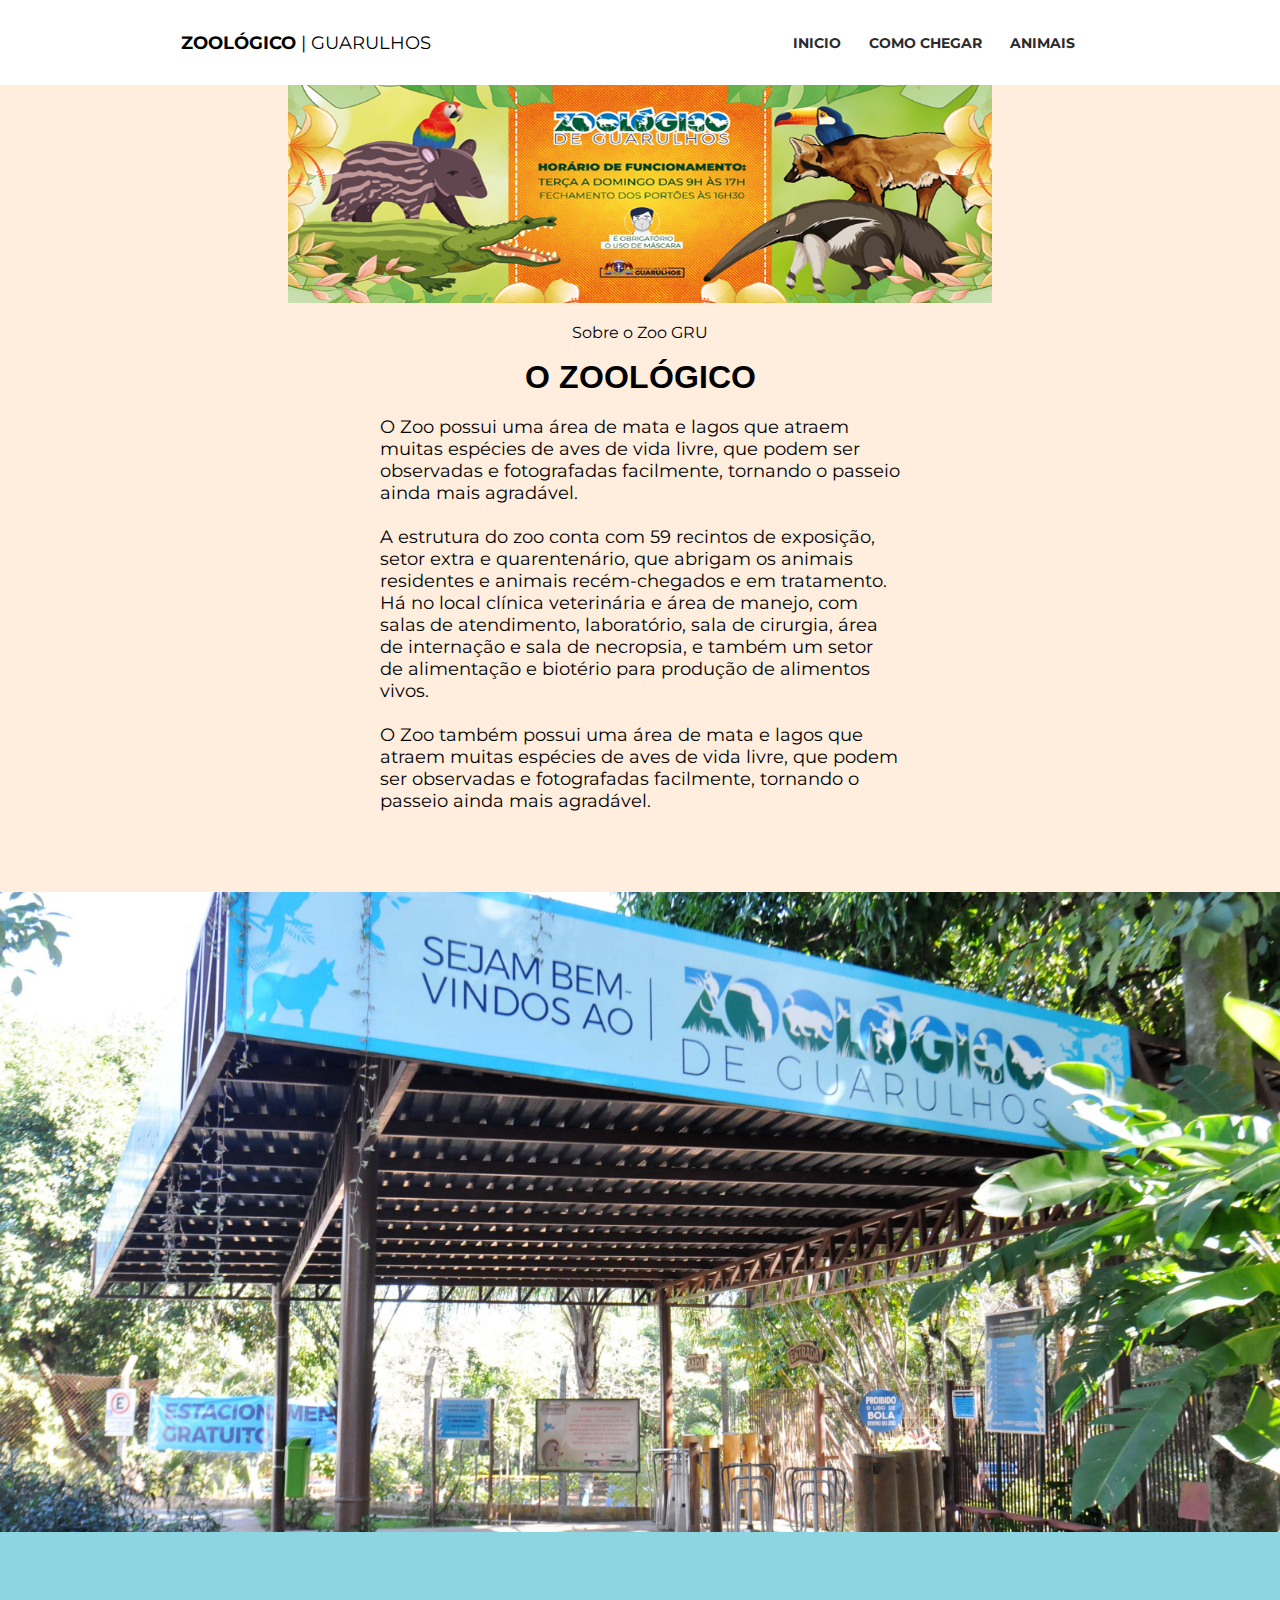
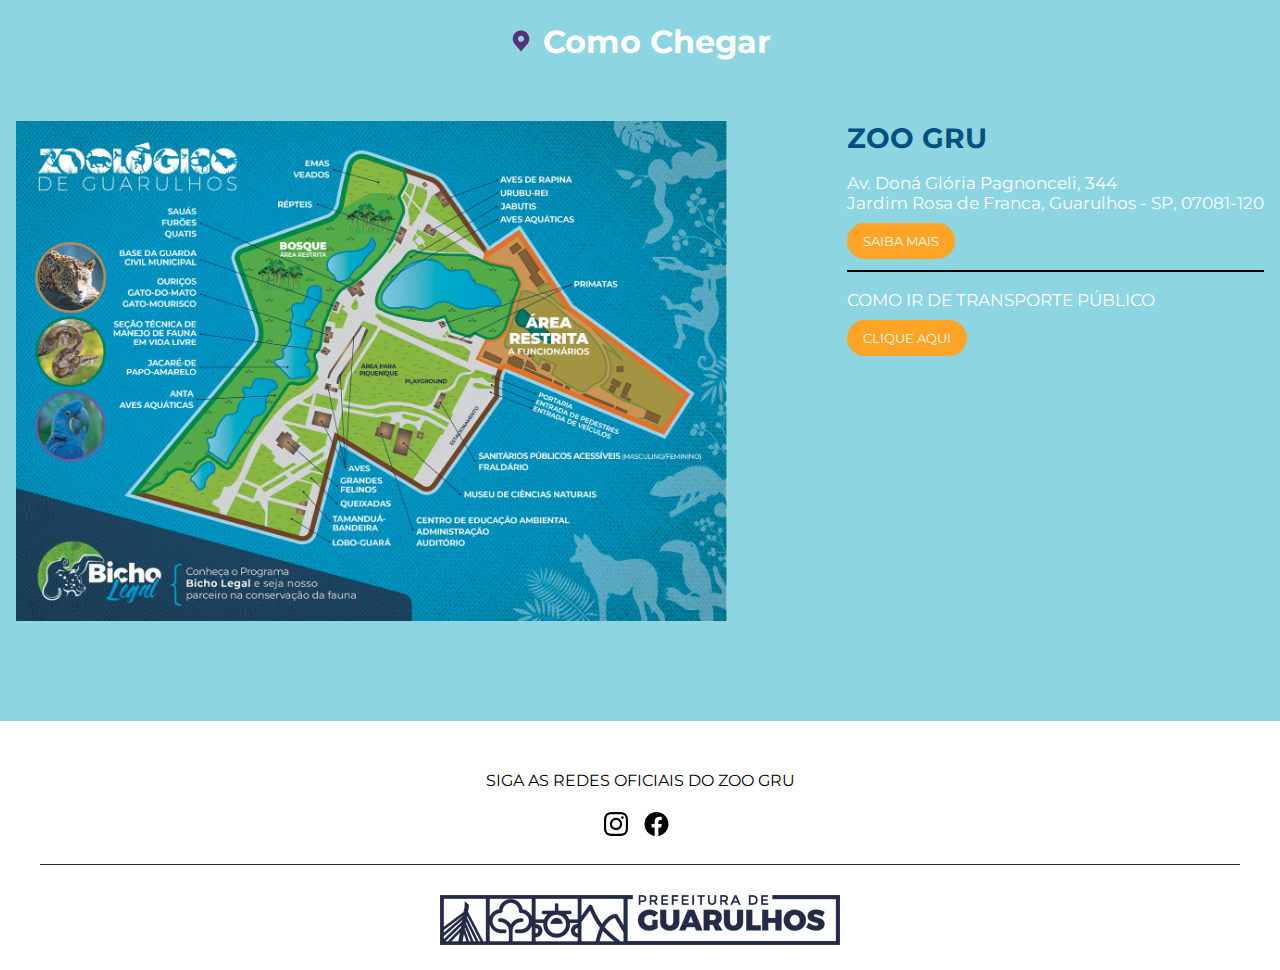
<file: index.html>
<!DOCTYPE html>
<html lang="pt_Br">
<head>
    <meta charset="UTF-8">
    <meta http-equiv="X-UA-Compatible" content="IE=edge">
    <meta name="viewport" content="width=device-width, initial-scale=1.0">

    <link rel="stylesheet" href="style.css">

    <title>Zoológico de Guarulhos</title>
</head>
<body>
    
    <header>

        <!-- <img src="./img/logo-zoo-color.png" alt="logo"> -->

        <h1> <b>Zoológico</b> | Guarulhos</h1>

        <div class="buttonMenu">
            <a href="./index.html">Inicio</a>
            <a href="./endereco.html">Como Chegar</a>
            <a href="./animais.html">Animais</a>
        </div>
    
    </header>

    <main>
        
        <div class="image">
            <img src="./img/banner.jpg" alt="banner">
        </div>

        <!-- Sobre o Zoologico -->

        <div class="pagHome">


            <p>Sobre o Zoo GRU</p>

            <h1>O Zoológico</h1>
        </div>

        <div class="pagText">

            <p>
                O Zoo possui uma área de mata e lagos que atraem muitas espécies de aves de vida livre, que podem ser observadas e fotografadas facilmente, tornando o passeio ainda mais agradável.
                <br>
                <br>
                A estrutura do zoo conta com 59 recintos de exposição, setor extra e quarentenário, que abrigam os animais residentes e animais recém-chegados e em tratamento. Há no local clínica veterinária e área de manejo, com salas de atendimento, laboratório, sala de cirurgia, área de internação e sala de necropsia, e também um setor de alimentação e biotério para produção de alimentos vivos.
                <br>
                <br>
                O Zoo também possui uma área de mata e lagos que atraem muitas espécies de aves de vida livre, que podem ser observadas e fotografadas facilmente, tornando o passeio ainda mais agradável.
            </p>

        </div>

        <!-- Imagem e conteudo abaixo dela  -->

        <div class="backgroundPrincipal">
            <img src="./img/zoologico.jfif" alt="background">
        </div>

        <div class="endereco">
            
            <!-- Titulo e icone -->

            <div class="textEndereco">
                <img src="./img/icon-pin.png" alt="icone"><h1>Como Chegar</h1>
            </div>

            <!-- Imagem e informação -->

            <div class="routerHome">

                <div class="infoEndereco">

                    <div class="containerEndereco">
                        <img src="./img/ZooGuarulhosOLDER.jpg" alt="">
                    </div>
        
                    <div class="info">
                        <h3>Zoo Gru</h3>
                        <p>Av. Doná Glória Pagnonceli, 344 <br> Jardim Rosa de Franca, Guarulhos - SP, 07081-120</p>
                        <a href="./endereco.html">Saiba Mais</a>

                        <div class="line"></div>
                        
                        <p>COMO IR DE TRANSPORTE PÚBLICO</p>
                        <a href="/endereco.html">Clique Aqui</a>
                    </div>

                </div>
            </div>

        </div>

    </main>

    <footer>

        <div class="footerItems">

            <p>SIGA AS REDES OFICIAIS DO ZOO GRU</p>

            <ul>
                <a href="https://www.instagram.com/zooguarulhos/" target="_blank"><img src="./img/instagram.svg" alt="instagram"></a>
                <a href="https://www.facebook.com/zoologico.guarulhos" target="_blank"><img src="./img/facebook.svg" alt="facebook"></a>
            </ul>

        </div>

        <div class="linhaFooter"></div>

        <div class="imageFooter">
            <img src="./img/logoPrefeitura.jpg" alt="">
        </div>

    </footer>

</body>
</html>
</file>
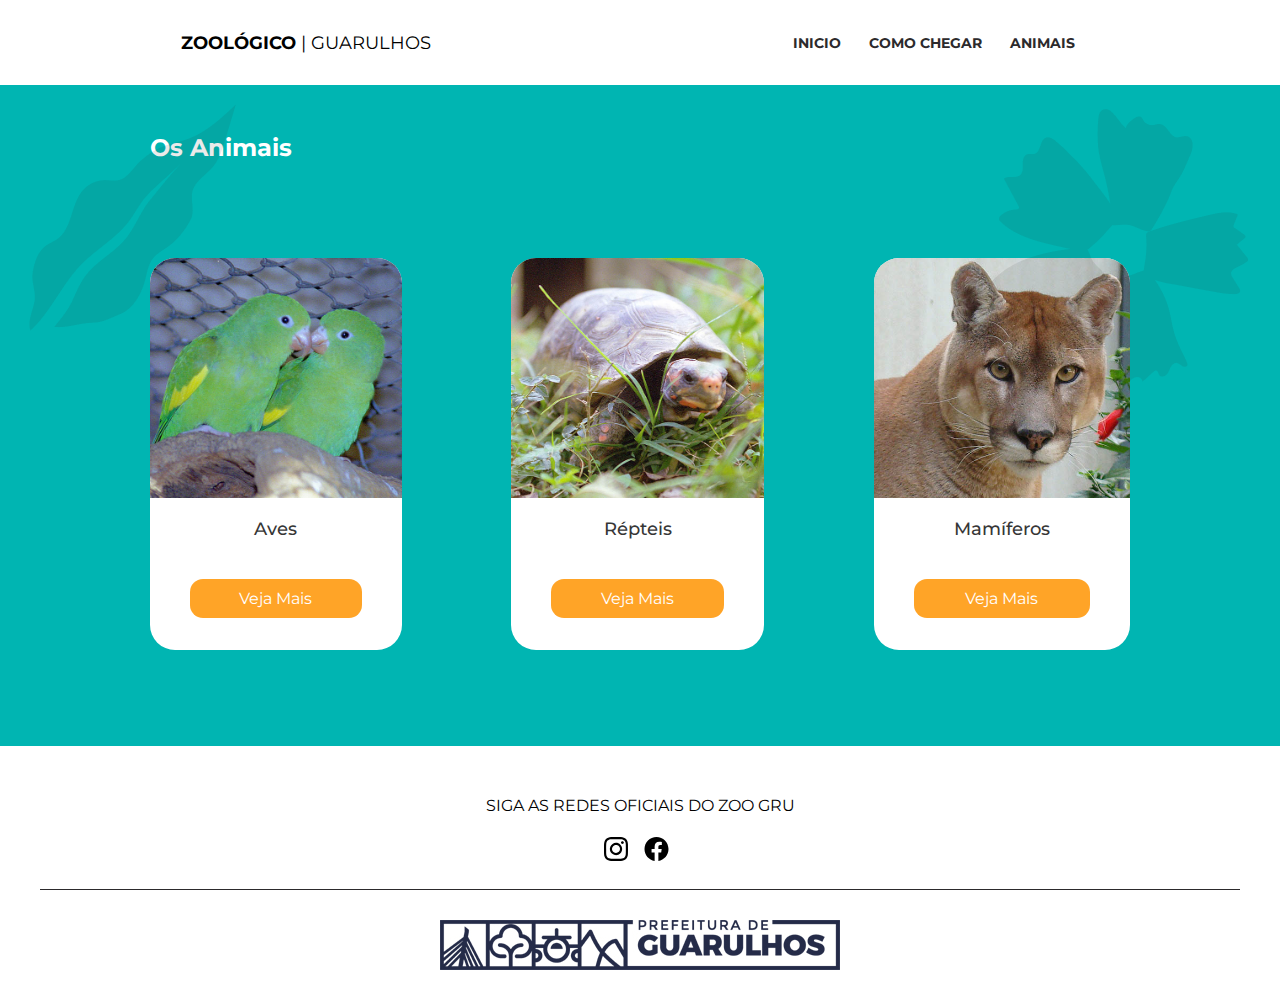
<file: animais.html>
<!DOCTYPE html>
<html lang="pt_Br">
<head>
    <meta charset="UTF-8">
    <meta http-equiv="X-UA-Compatible" content="IE=edge">
    <meta name="viewport" content="width=device-width, initial-scale=1.0">

    <link rel="stylesheet" href="style.css">
    <link rel="stylesheet" href="./animais.css">

    <title>Zoológico GRU | Animais</title>
</head>
<body>
    
    <header>

        <!-- <img src="./img/logo-zoo-color.png" alt="logo"> -->

        <h1> <b>Zoológico</b> | Guarulhos</h1>

        <div class="buttonMenu">
            <a href="./index.html">Inicio</a>
            <a href="./endereco.html">Como Chegar</a>
            <a href="./animais.html">Animais</a>
        </div>
    
    </header>

    <div class="containerImage">
        <img src="./img/flor.png" alt="flor" class="right">
        <img src="./img/grafismo-2-reconecta.png" alt="image" class="left" >
    </div>

    <main>
        

        <div class="container">

            <h3>Os Animais</h3>

            <div class="cardsEspecie">
                
                <div class="cardAves">
                    <img src="./img/animals/aves/foto68.jpg" alt="ave">
                    <h5>Aves</h5>
                    <a href="./aves.html">Veja Mais</a>
                </div>

                <div class="cardRepteis">
                    <img src="./img/animals/repteis/foto48.jpg" alt="ave">
                    <h5>Répteis</h5>
                    <a href="./repteis.html">Veja Mais</a>
                </div>

                <div class="cardMamiferos">
                    <img src="./img/animals//mamifero/foto9.jpg" alt="ave">
                    <h5>Mamíferos</h5>
                    <a href="./mamifero.html">Veja Mais</a>
                </div>

            </div>

        </div>

    </main>

    <footer>

        <div class="footerItems">

            <p>SIGA AS REDES OFICIAIS DO ZOO GRU</p>

            <ul>
                <a href="https://www.instagram.com/zooguarulhos/" target="_blank"><img src="./img/instagram.svg" alt="instagram"></a>
                <a href="https://www.facebook.com/zoologico.guarulhos" target="_blank"><img src="./img/facebook.svg" alt="facebook"></a>
            </ul>

        </div>

        <div class="linhaFooter"></div>

        <div class="imageFooter">
            <img src="./img/logoPrefeitura.jpg" alt="">
        </div>

    </footer>

</body>
</html>
</file>
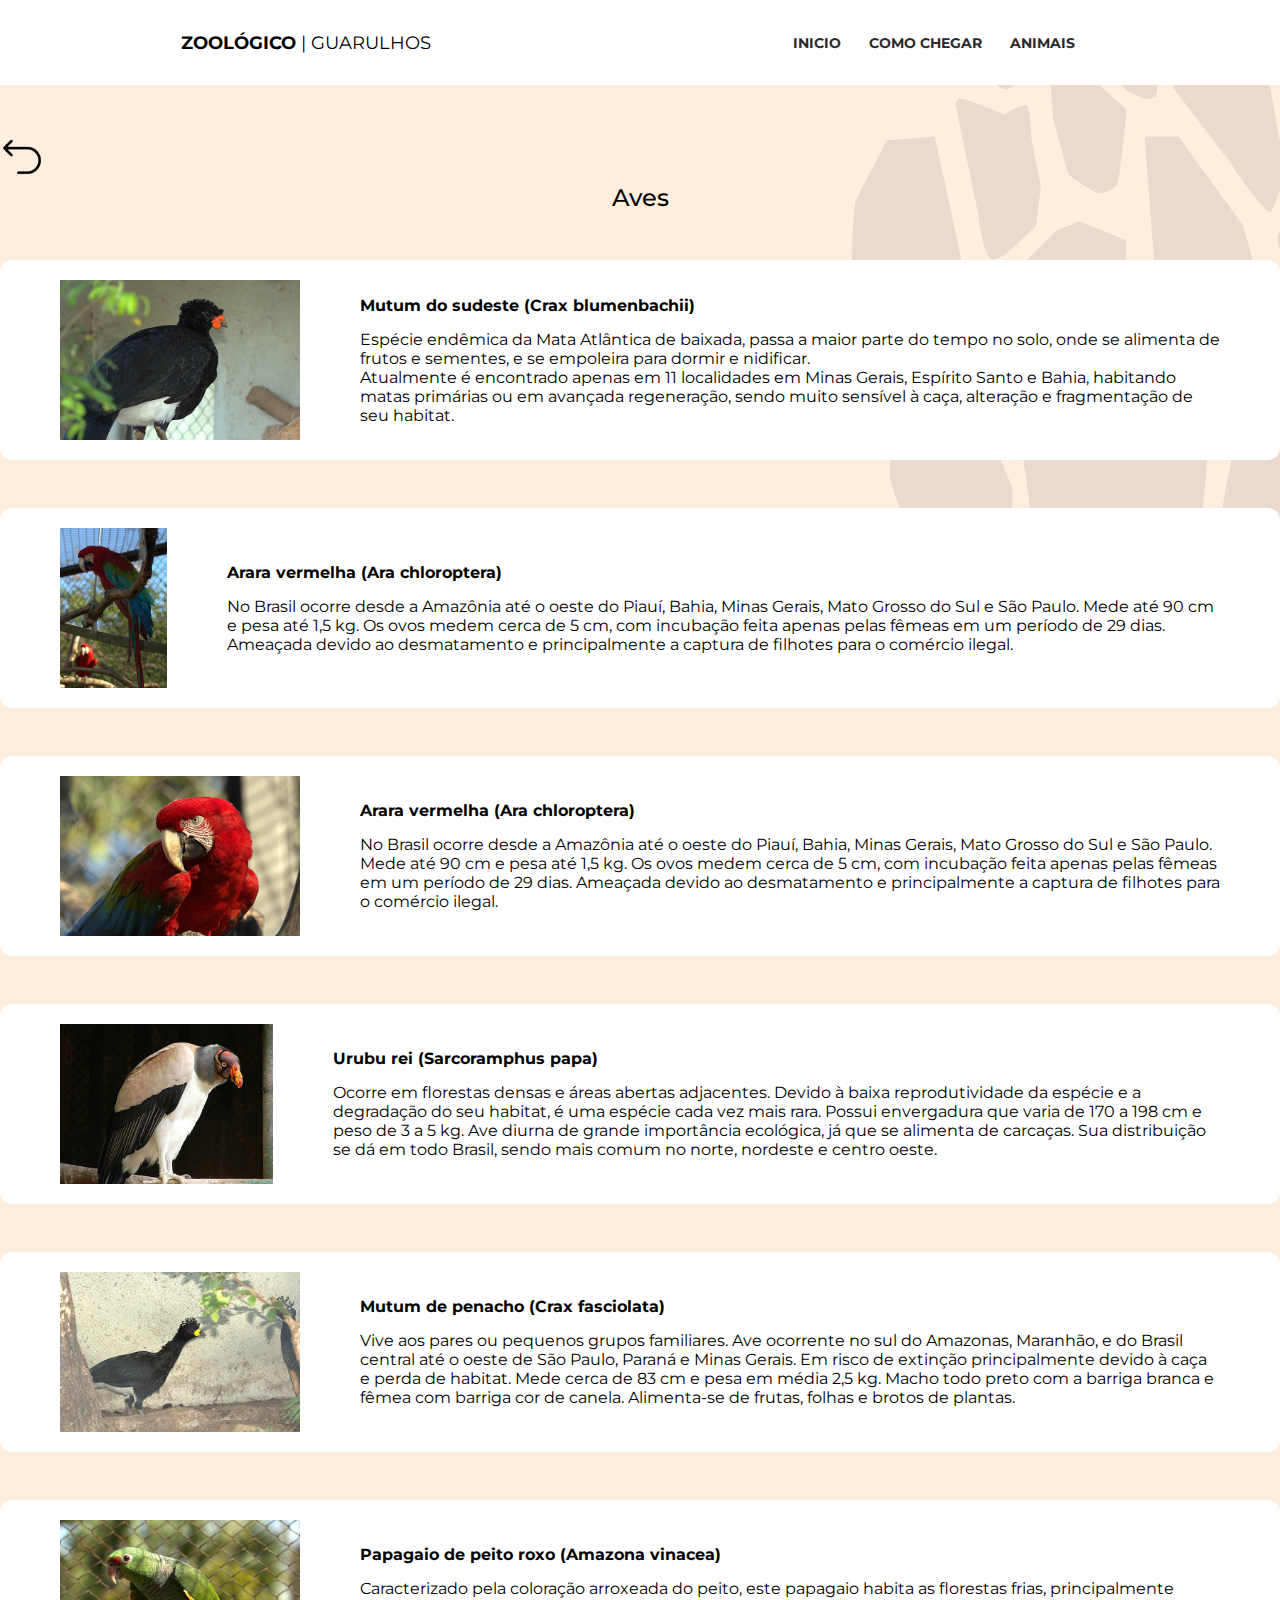
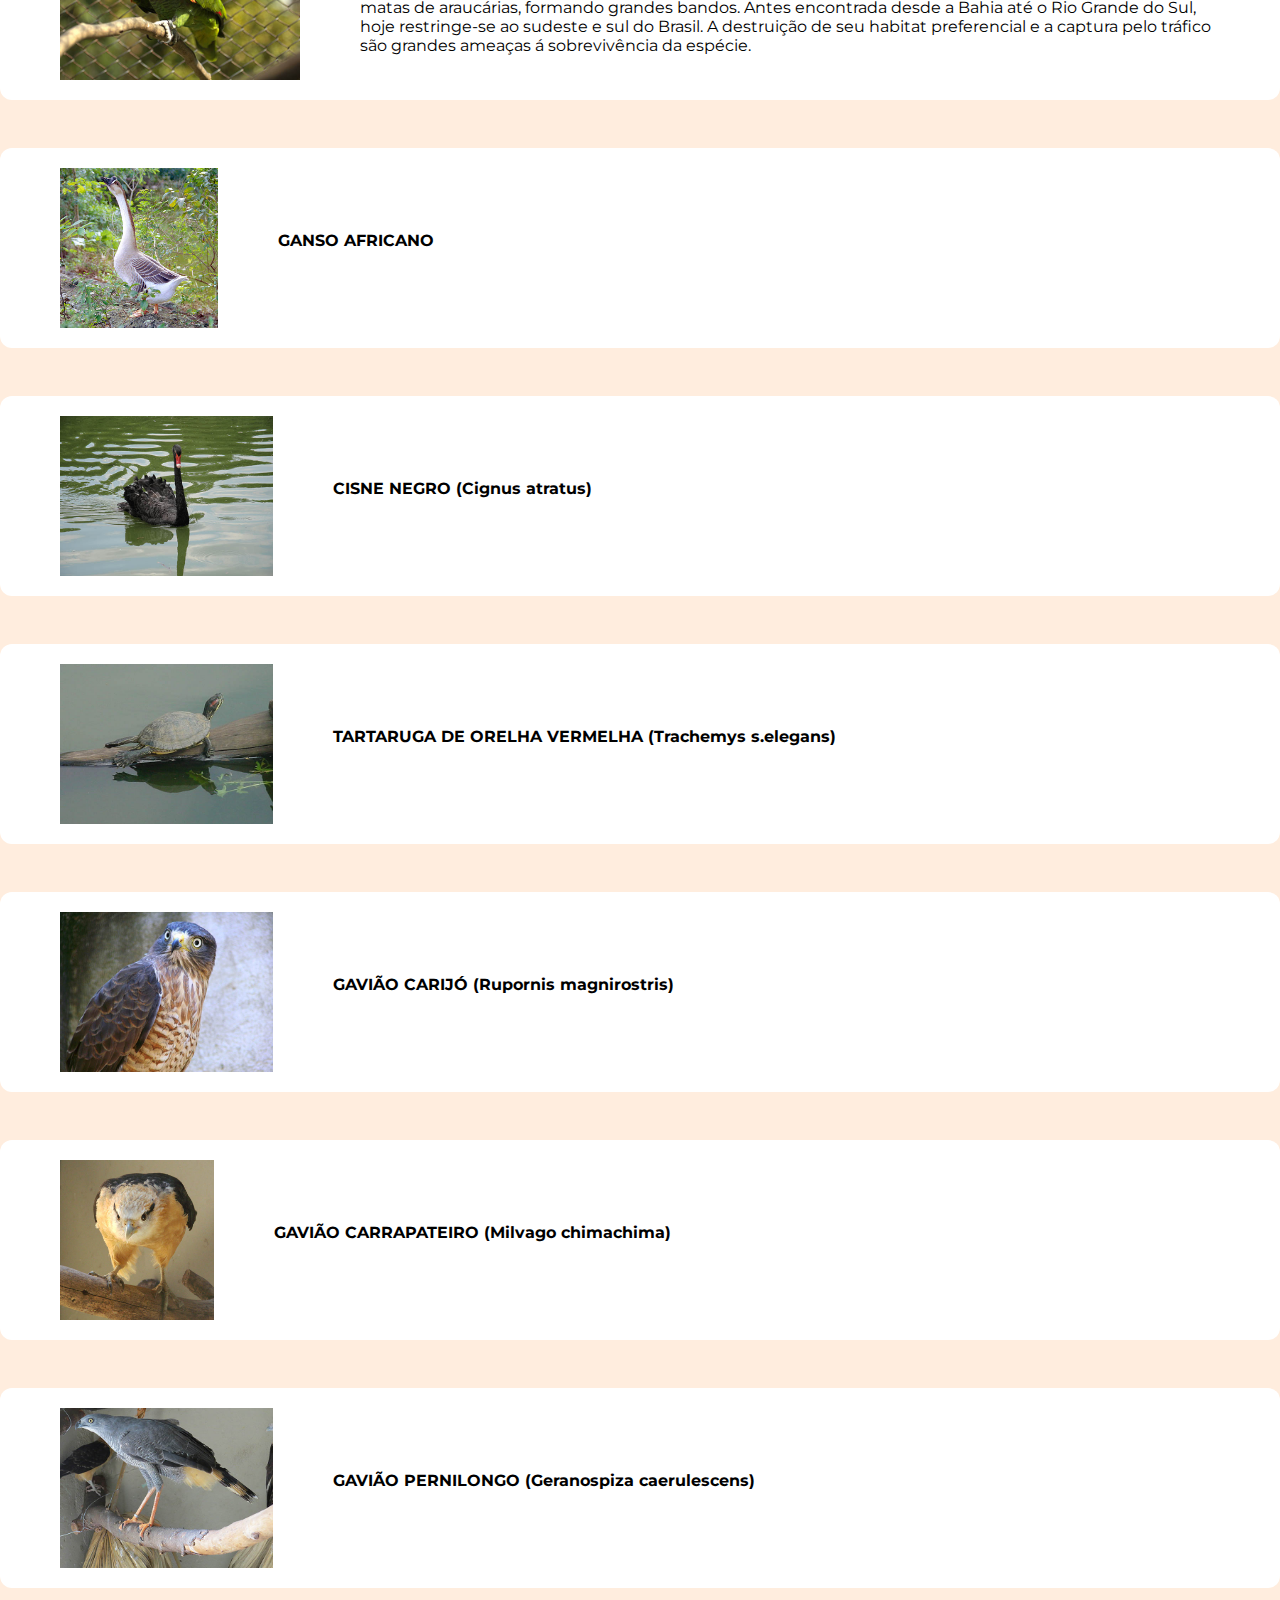
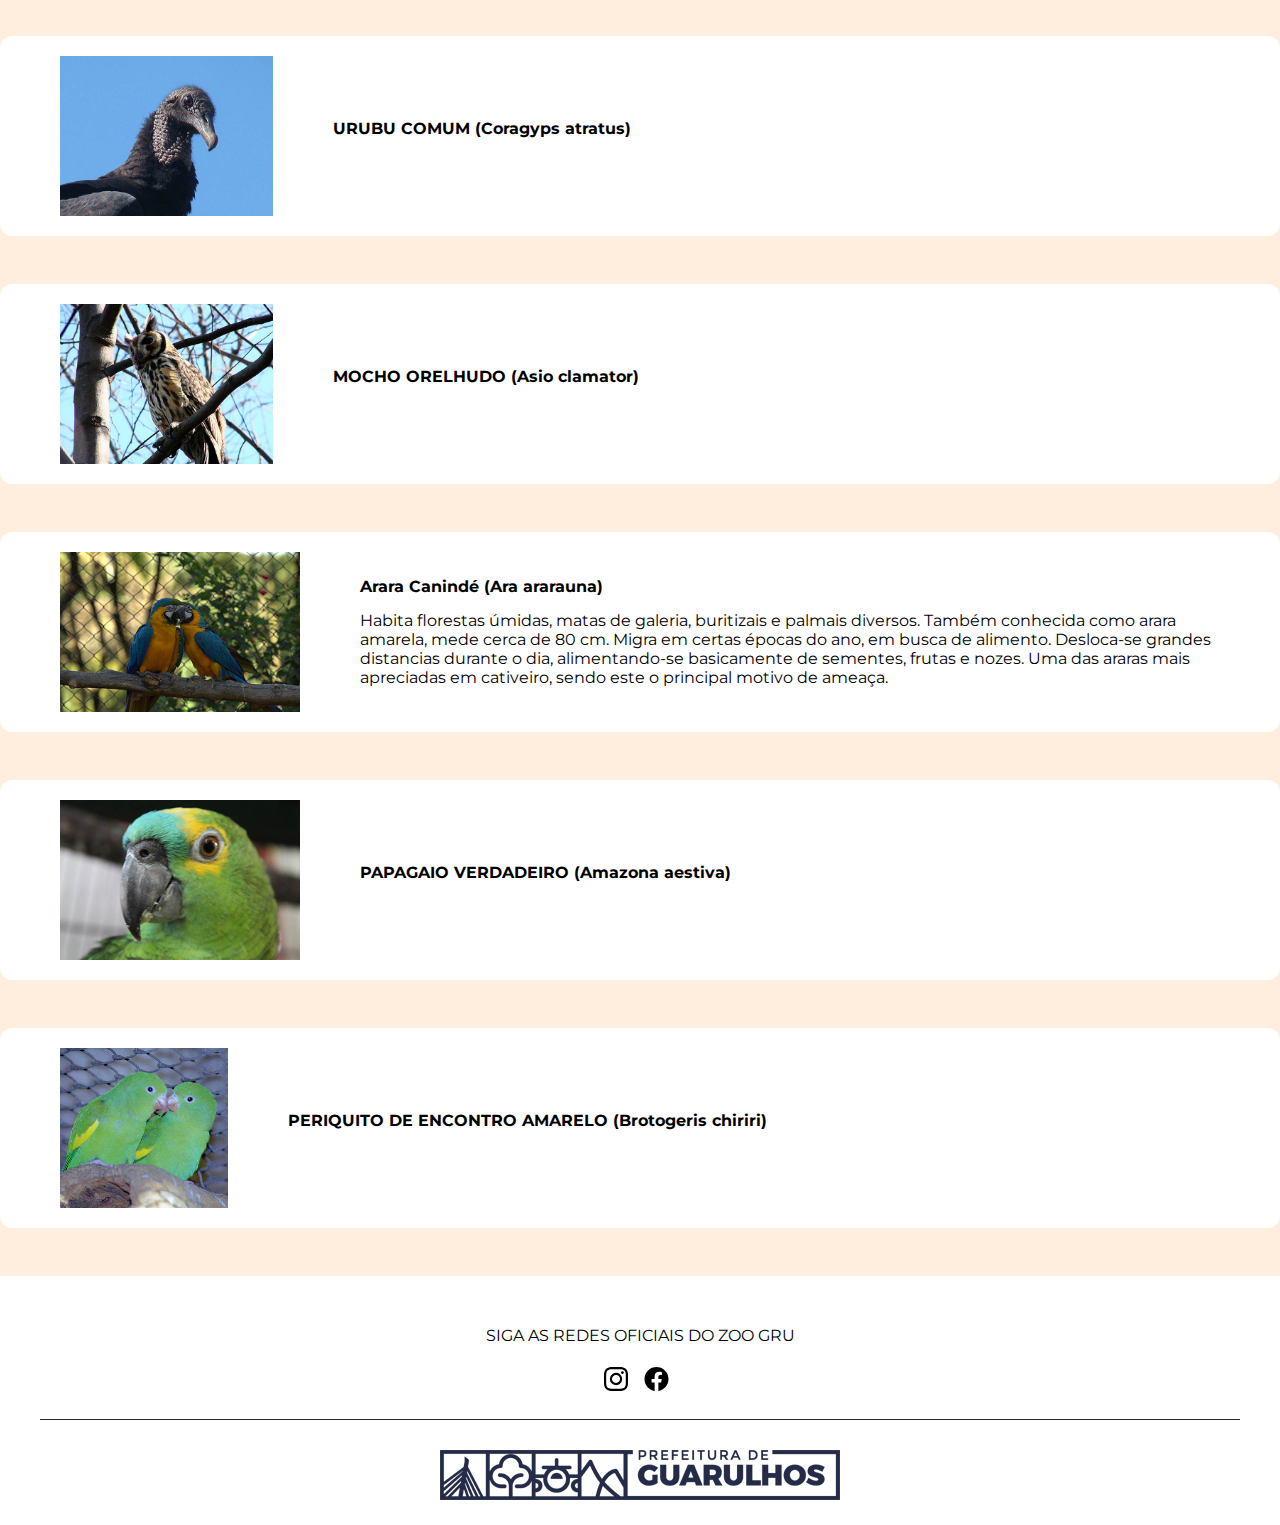
<file: aves.html>
<!DOCTYPE html>
<html lang="pt_Br">
<head>
    <meta charset="UTF-8">
    <meta http-equiv="X-UA-Compatible" content="IE=edge">
    <meta name="viewport" content="width=device-width, initial-scale=1.0">

    <link rel="stylesheet" href="style.css">
    <link rel="stylesheet" href="aves.css">


    <title>Zoológico GRU | Aves</title>
</head>
<body>
    
    <header>

        <!-- <img src="./img/logo-zoo-color.png" alt="logo"> -->

        <h1> <b>Zoológico</b> | Guarulhos</h1>

        <div class="buttonMenu">
            <a href="./index.html">Inicio</a>
            <a href="./endereco.html">Como Chegar</a>
            <a href="./animais.html">Animais</a>
        </div>
    
    </header>


        <main>

            <img src="./img/casca.png" alt="casca" class="casca">

            <div class="container">

                <a href="./animais.html"><img src="./img/desfazer.png" alt="icon" class="desfazer"></a>

                    <h2 class="titleAves">Aves</h2>


                <div class="cards">

                    <div class="boxCard primary">
                        <img src="./img//animals/aves/foto1.jpg" alt="ave1">

                        <div class="boxCardContext">

                            <h4>Mutum do sudeste (Crax blumenbachii)</h4>
                            <p>Espécie endêmica da Mata Atlântica de baixada, passa a maior parte do tempo no solo, onde se alimenta de frutos e sementes, e se empoleira para dormir e nidificar. <br>Atualmente é encontrado apenas em 11 localidades em Minas Gerais, Espírito Santo e Bahia, habitando matas primárias ou em avançada regeneração, sendo muito sensível à caça, alteração e fragmentação de seu habitat.</p>
                            
                        </div>
                    </div>

                    <div class="boxCard">
                        <img src="./img//animals/aves/foto11.jpg" alt="ave1">

                        <div class="boxCardContext">

                            <h4>Arara vermelha (Ara chloroptera)</h4>
                            <p>No Brasil ocorre desde a Amazônia até o oeste do Piauí, Bahia, Minas Gerais, Mato Grosso do Sul e São Paulo. Mede até 90 cm e pesa até 1,5 kg. Os ovos medem cerca de 5 cm, com incubação feita apenas pelas fêmeas em um período de 29 dias. Ameaçada devido ao desmatamento e principalmente a captura de filhotes para o comércio ilegal.</p>
                            
                        </div>
                    </div>

                    <div class="boxCard">
                        <img src="./img//animals/aves/foto12.jpg" alt="ave1">

                        <div class="boxCardContext">

                            <h4>Arara vermelha (Ara chloroptera)</h4>
                            <p>No Brasil ocorre desde a Amazônia até o oeste do Piauí, Bahia, Minas Gerais, Mato Grosso do Sul e São Paulo. Mede até 90 cm e pesa até 1,5 kg. Os ovos medem cerca de 5 cm, com incubação feita apenas pelas fêmeas em um período de 29 dias. Ameaçada devido ao desmatamento e principalmente a captura de filhotes para o comércio ilegal.</p>
                            
                        </div>
                    </div>

                    <div class="boxCard">
                        <img src="./img//animals/aves/foto16.jpg" alt="ave1">

                        <div class="boxCardContext">

                            <h4>Urubu rei (Sarcoramphus papa)</h4>
                            <p>Ocorre em florestas densas e áreas abertas adjacentes. Devido à baixa reprodutividade da espécie e a degradação do seu habitat, é uma espécie cada vez mais rara. Possui envergadura que varia de 170 a 198 cm e peso de 3 a 5 kg. Ave diurna de grande importância ecológica, já que se alimenta de carcaças. Sua distribuição se dá em todo Brasil, sendo mais comum no norte, nordeste e centro oeste.</p>
                            
                        </div>
                    </div>

                    <div class="boxCard">
                        <img src="./img//animals/aves/foto19.jpg" alt="ave1">

                        <div class="boxCardContext">

                            <h4>Mutum de penacho (Crax fasciolata)</h4>
                            <p>Vive aos pares ou pequenos grupos familiares. Ave ocorrente no sul do Amazonas, Maranhão, e do Brasil central até o oeste de São Paulo, Paraná e Minas Gerais. Em risco de extinção principalmente devido à caça e perda de habitat. Mede cerca de 83 cm e pesa em média 2,5 kg. Macho todo preto com a barriga branca e fêmea com barriga cor de canela. Alimenta-se de frutas, folhas e brotos de plantas.</p>
                            
                        </div>
                    </div>

                    <div class="boxCard">
                        <img src="./img//animals/aves/foto3.jpg" alt="ave1">

                        <div class="boxCardContext">

                            <h4>Papagaio de peito roxo (Amazona vinacea)</h4>
                            <p>Caracterizado pela coloração arroxeada do peito, este papagaio habita as florestas frias, principalmente matas de araucárias, formando grandes bandos. Antes encontrada desde a Bahia até o Rio Grande do Sul, hoje restringe-se ao sudeste e sul do Brasil. A destruição de seu habitat preferencial e a captura pelo tráfico são grandes ameaças á sobrevivência da espécie.</p>
                            
                        </div>
                    </div>

                    <div class="boxCard">
                        <img src="./img//animals/aves/foto35.jpg" alt="ave1">

                        <div class="boxCardContext">

                            <h4>GANSO AFRICANO</h4>
                            
                        </div>
                    </div>

                    <div class="boxCard">
                        <img src="./img//animals/aves/foto34.jpg" alt="ave1">

                        <div class="boxCardContext">

                            <h4>CISNE NEGRO (Cignus atratus)</h4>
                            
                        </div>
                    </div>

                    <div class="boxCard">
                        <img src="./img//animals/aves/foto38.jpg" alt="ave1">

                        <div class="boxCardContext">

                            <h4>TARTARUGA DE ORELHA VERMELHA (Trachemys s.elegans)</h4>
                            
                        </div>
                    </div>

                    <div class="boxCard">
                        <img src="./img//animals/aves/foto39.jpg" alt="ave1">

                        <div class="boxCardContext">

                            <h4>GAVIÃO CARIJÓ (Rupornis magnirostris)</h4>
                            
                        </div>
                    </div>

                    <div class="boxCard">
                        <img src="./img//animals/aves/foto40.jpg" alt="ave1">

                        <div class="boxCardContext">

                            <h4>GAVIÃO CARRAPATEIRO (Milvago chimachima)</h4>
                            
                        </div>
                    </div>

                    <div class="boxCard">
                        <img src="./img//animals/aves/foto41.jpg" alt="ave1">

                        <div class="boxCardContext">

                            <h4>GAVIÃO PERNILONGO (Geranospiza caerulescens)</h4>
                            
                        </div>
                    </div>

                    <div class="boxCard">
                        <img src="./img//animals/aves/foto42.jpg" alt="ave1">

                        <div class="boxCardContext">

                            <h4>URUBU COMUM (Coragyps atratus)</h4>
                            
                        </div>
                    </div>

                    <div class="boxCard">
                        <img src="./img//animals/aves/foto44.jpg" alt="ave1">

                        <div class="boxCardContext">

                            <h4>MOCHO ORELHUDO (Asio clamator)</h4>
                            
                        </div>
                    </div>

                    <div class="boxCard">
                        <img src="./img//animals/aves/foto17.jpg" alt="ave1">

                        <div class="boxCardContext">

                            <h4>Arara Canindé (Ara ararauna)</h4>

                            <p>Habita florestas úmidas, matas de galeria, buritizais e palmais diversos. Também conhecida como arara amarela, mede cerca de 80 cm. Migra em certas épocas do ano, em busca de alimento. Desloca-se grandes distancias durante o dia, alimentando-se basicamente de sementes, frutas e nozes. Uma das araras mais apreciadas em cativeiro, sendo este o principal motivo de ameaça.</p>
                            
                        </div>
                    </div>
                    
                    <div class="boxCard">
                        <img src="./img//animals/aves/foto63.jpg" alt="ave1">

                        <div class="boxCardContext">

                            <h4>PAPAGAIO VERDADEIRO (Amazona aestiva)</h4>
                            
                        </div>
                    </div>

                    <div class="boxCard">
                        <img src="./img//animals/aves/foto68.jpg" alt="ave1">

                        <div class="boxCardContext">

                            <h4>PERIQUITO DE ENCONTRO AMARELO (Brotogeris chiriri)</h4>
                            
                        </div>
                    </div>

                </div>

            </div>

        </main>

    <footer>

        <div class="footerItems">

            <p>SIGA AS REDES OFICIAIS DO ZOO GRU</p>

            <ul>
                <a href="https://www.instagram.com/zooguarulhos/" target="_blank"><img src="./img/instagram.svg" alt="instagram"></a>
                <a href="https://www.facebook.com/zoologico.guarulhos" target="_blank"><img src="./img/facebook.svg" alt="facebook"></a>
            </ul>

        </div>

        <div class="linhaFooter"></div>

        <div class="imageFooter">
            <img src="./img/logoPrefeitura.jpg" alt="">
        </div>

    </footer>

</body>
</html>
</file>
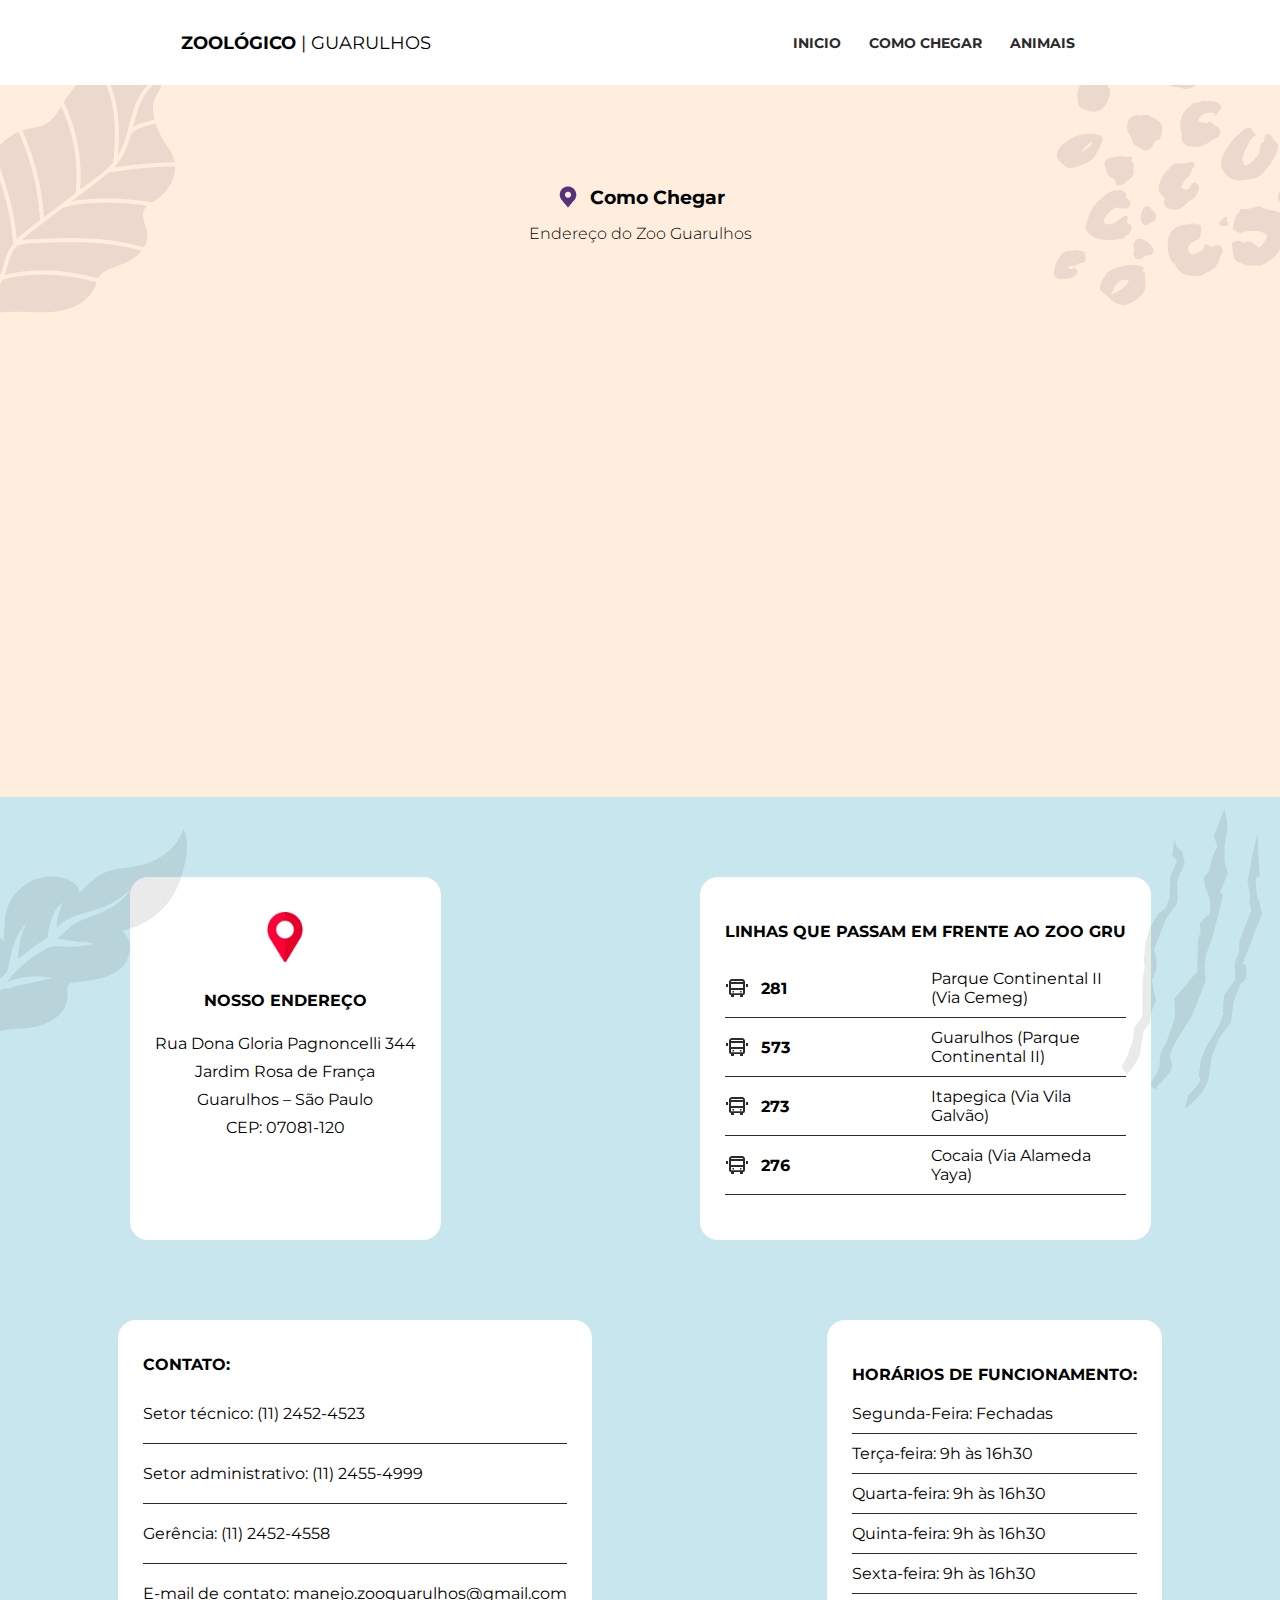
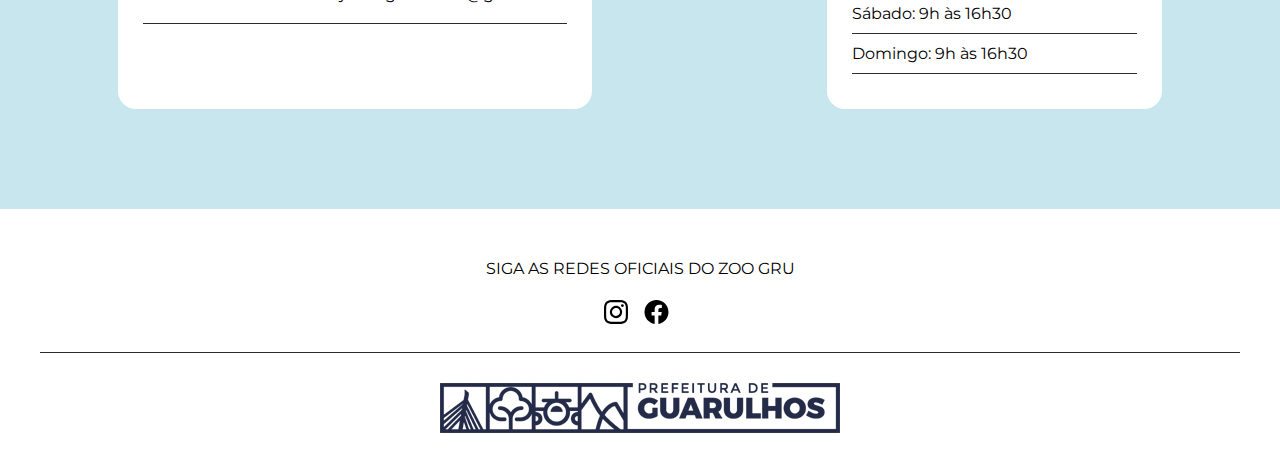
<file: endereco.html>
<!DOCTYPE html>
<html lang="pt_Br">
    <head>
        <meta charset="UTF-8">
        <meta http-equiv="X-UA-Compatible" content="IE=edge">
        <meta name="viewport" content="width=device-width, initial-scale=1.0">
    
        <link rel="stylesheet" href="style.css">
        <link rel="stylesheet" href="endereco.css">
    
        <title>Zoológico GRU | Endereço</title>
    </head>
<body>
    
    <header>

        <!-- <img src="./img/logo-zoo-color.png" alt="logo"> -->

        <h1> <b>Zoológico</b> | Guarulhos</h1>

        <div class="buttonMenu">
            <a href="./index.html">Inicio</a>
            <a href="./endereco.html">Como Chegar</a>
            <a href="./animais.html">Animais</a>
        </div>
    
    </header>

    <main>
    
        <!-- Titulo e imagem -->
    
        <div class="cabecalho">
    
            <div class="title">
                <img src="./img/icon-pin.png" alt="icone">
                <h3>Como Chegar</h3>
            </div>
            <p>Endereço do Zoo Guarulhos</p>
    
            <img src="./img/image3.png" alt="imagem Esquerda" class="imageLeft">
            <img src="./img/image4.png" alt="imagem Direita" class="imageRight">
    
        </div>
    
        <!-- Mapa -->
    
        <div class="maps">
    
            <iframe
                src="https://www.google.com/maps/embed?pb=!1m18!1m12!1m3!1d3660.4920852086398!2d-46.5545464850244!3d-23.442708084741884!2m3!1f0!2f0!3f0!3m2!1i1024!2i768!4f13.1!3m3!1m2!1s0x94cef4ffea13bf09%3A0xb8d85899781b01d4!2sZool%C3%B3gico%20Municipal%20de%20Guarulhos!5e0!3m2!1sen!2sbr!4v1663982548602!5m2!1sen!2sbr"
                width="600" height="450" style="border:0;" allowfullscreen="" loading="lazy"
                referrerpolicy="no-referrer-when-downgrade"></iframe>
    
        </div>
    
        <!-- Informação abaixo do mapa -->

            <div class="Endereco">
        
                <img src="./img/image2.png" alt="imagem direita" class="imageRightEndereco">
                <img src="./img/image1.png" alt="imagem Esquerda" class="imageLeftEndereco">
        
                <div class="containerInfoEndereco">
                    <img src="./img/placeholder.png" alt="icone">
        
                    <h4>NOSSO ENDEREÇO</h4>
        
                    <span> Rua Dona Gloria Pagnoncelli 344 <br> Jardim Rosa de França <br> Guarulhos – São Paulo <br> CEP:
                        07081-120</span>
                </div>
        
                <div class="containerInfoTrans">
                    <h4>LINHAS QUE PASSAM EM FRENTE AO ZOO GRU</h4>
        
                    <ul>
                        <li>
                            <img src="./img/icon-onibus.png" alt="icon bus">
                            <strong>281</strong>
                            <span>Parque Continental II (Via Cemeg)</span>
                        </li>
        
                        <li>
                            <img src="./img/icon-onibus.png" alt="icon bus">
                            <strong>573</strong>
                            <span>Guarulhos (Parque Continental II)</span>
                        </li>
        
                        <li>
                            <img src="./img/icon-onibus.png" alt="icon bus">
                            <strong>273</strong>
                            <span>Itapegica (Via Vila Galvão)</span>
                        </li>
        
                        <li>
                            <img src="./img/icon-onibus.png" alt="icon bus">
                            <strong>276</strong>
                            <span>Cocaia (Via Alameda Yaya)</span>
                        </li>
                    </ul>
        
                </div>
        
            </div>
        
            <div class="containerInfoContato">
        
                <div class="contato">
        
                    <h4>CONTATO:</h4>
        
                    <ul>
                        <li>
                            Setor técnico: (11) 2452-4523
                        </li>
        
                        <li>
                            Setor administrativo: (11) 2455-4999
                        </li>
        
                        <li>
                            Gerência: (11) 2452-4558
                        </li>
        
                        <li>
                            E-mail de contato: manejo.zooguarulhos@gmail.com
                        </li>
        
                    </ul>
        
                </div>
        
                <div class="horarios">
        
                    <h4>HORÁRIOS DE FUNCIONAMENTO:</h4>
        
                    <ul>
                        <li>
                            Segunda-Feira: Fechadas
                        </li>
        
                        <li>
                            Terça-feira: 9h às 16h30
        
                        </li>
                        <li>
                            Quarta-feira: 9h às 16h30
        
                        </li>
                        <li>
                            Quinta-feira: 9h às 16h30
        
                        </li>
                        <li>
                            Sexta-feira: 9h às 16h30
        
                        </li>
                        <li>
                            Sábado: 9h às 16h30
        
                        </li>
                        <li>
                            Domingo: 9h às 16h30
        
                        </li>
                    </ul>
        
        
                </div>
        
            </div>

    </main>


    <footer>

        <div class="footerItems">

            <p>SIGA AS REDES OFICIAIS DO ZOO GRU</p>

            <ul>
                <a href="https://www.instagram.com/zooguarulhos/" target="_blank"><img src="./img/instagram.svg" alt="instagram"></a>
                <a href="https://www.facebook.com/zoologico.guarulhos" target="_blank"><img src="./img/facebook.svg" alt="facebook"></a>
            </ul>

        </div>

        <div class="linhaFooter"></div>

        <div class="imageFooter">
            <img src="./img/logoPrefeitura.jpg" alt="">
        </div>

    </footer>

</body>
</html>
</file>
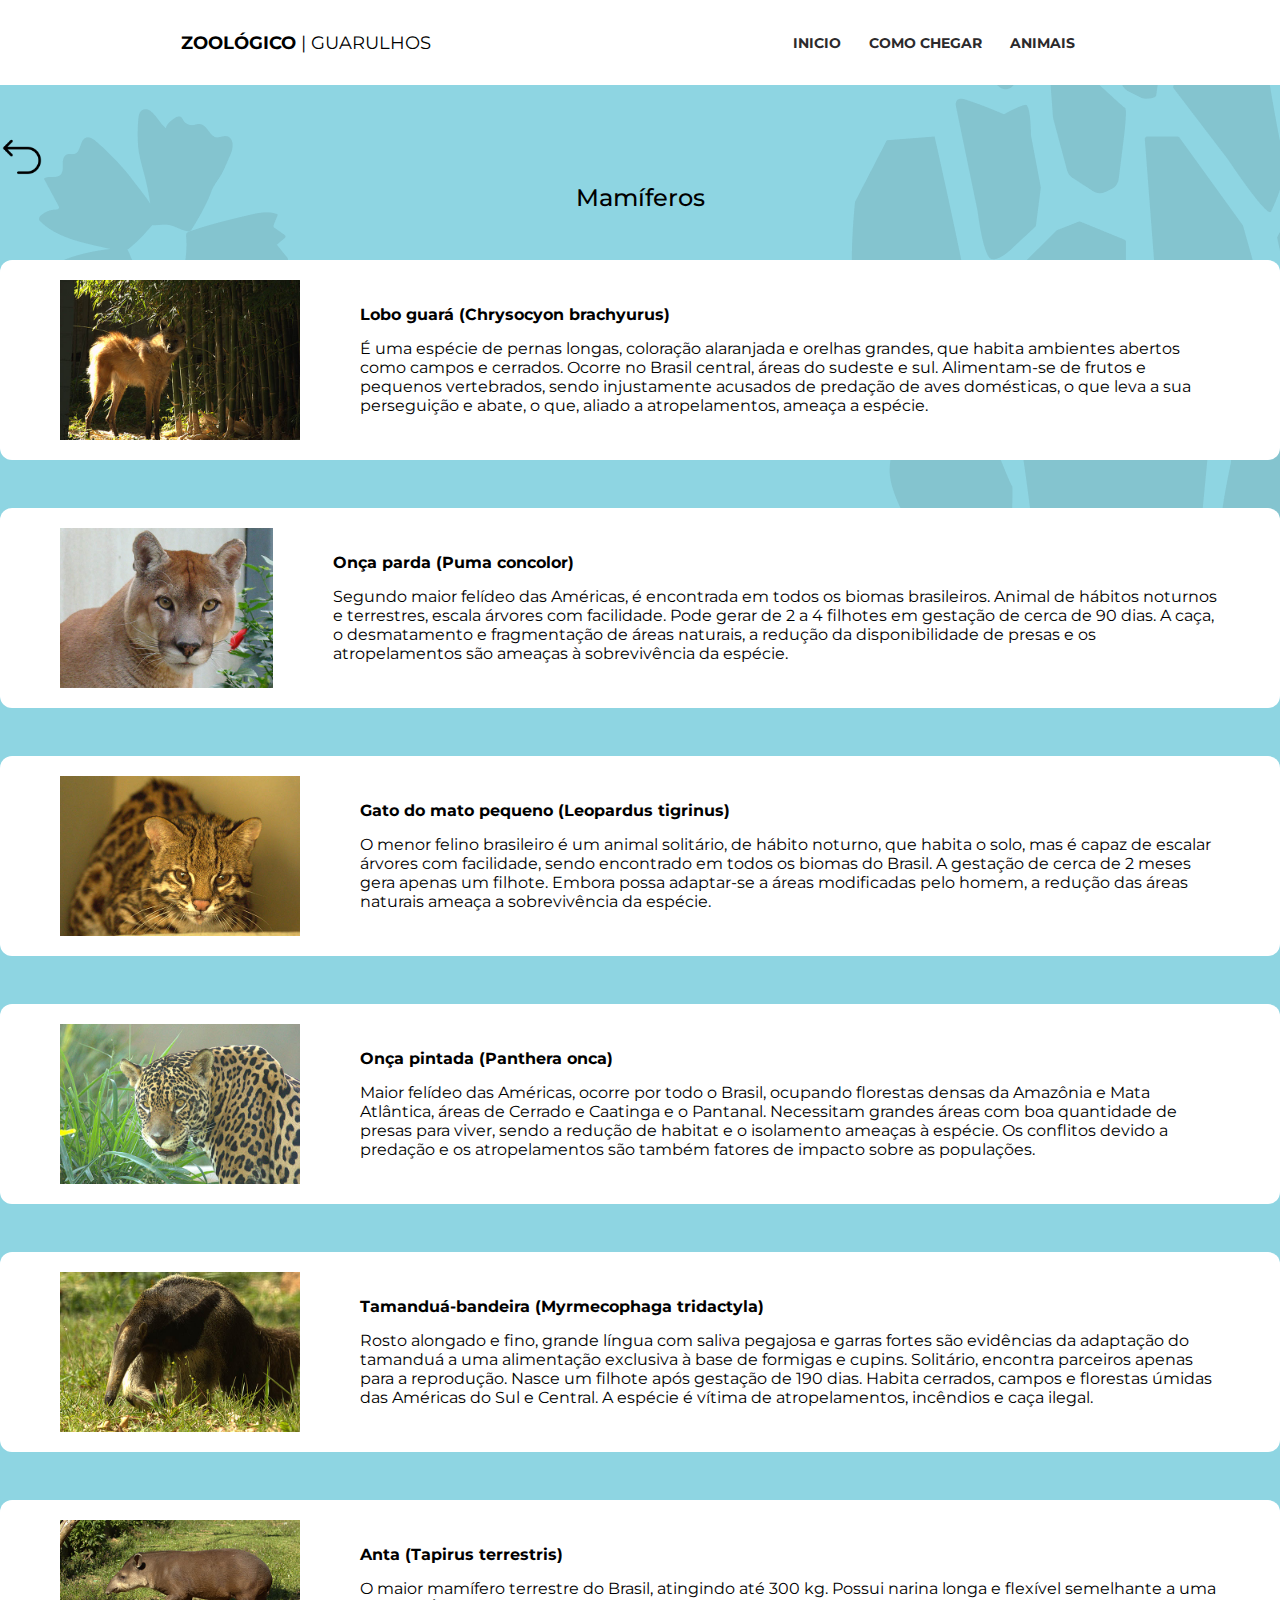
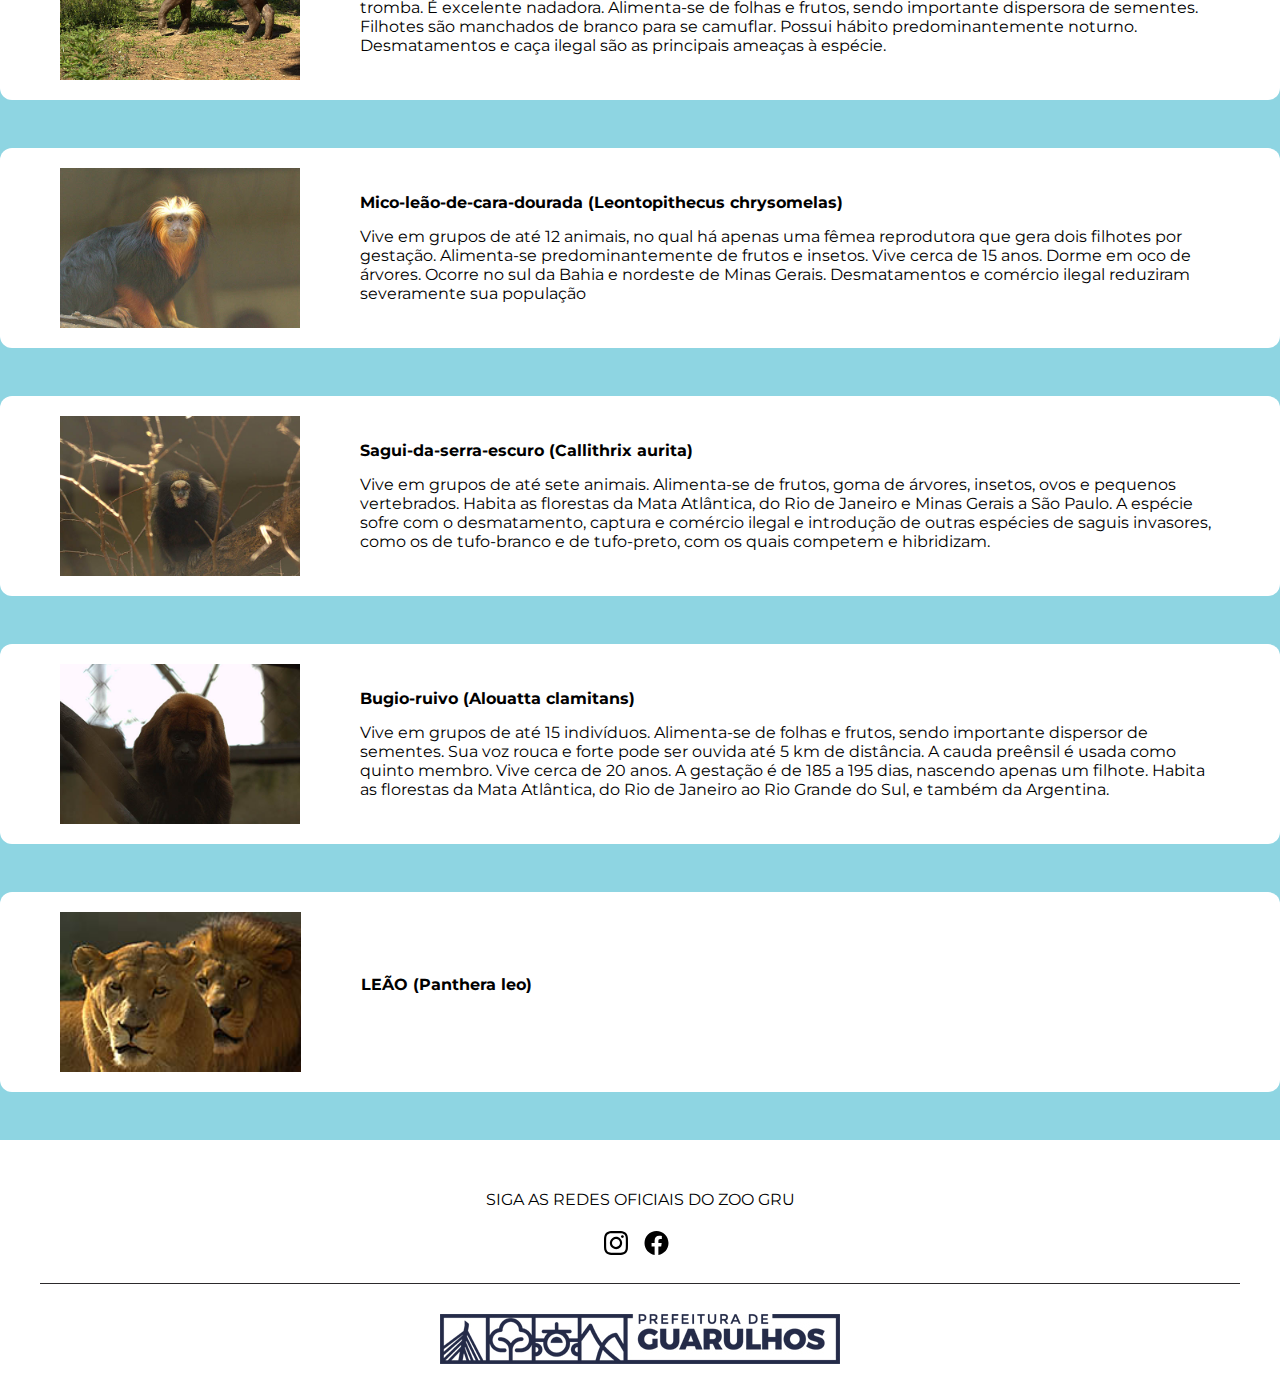
<file: mamifero.html>
<!DOCTYPE html>
<html lang="pt_Br">
<head>
    <meta charset="UTF-8">
    <meta http-equiv="X-UA-Compatible" content="IE=edge">
    <meta name="viewport" content="width=device-width, initial-scale=1.0">

    <link rel="stylesheet" href="style.css">
    <link rel="stylesheet" href="aves.css">
    <link rel="stylesheet" href="mamifero.css">


    <title>Zoológico GRU | Mamíferos</title>
</head>
<body>
    
    <header>

        <!-- <img src="./img/logo-zoo-color.png" alt="logo"> -->

        <h1> <b>Zoológico</b> | Guarulhos</h1>

        <div class="buttonMenu">
            <a href="./index.html">Inicio</a>
            <a href="./endereco.html">Como Chegar</a>
            <a href="./animais.html">Animais</a>
        </div>
    
    </header>

    
    <main>

        <img src="./img/casca.png" alt="casca" class="casca">
        <img src="./img/flor.png" alt="casca" class="imageLeft">

        <div class="container">

            <a href="./animais.html"><img src="./img/desfazer.png" alt="icon" class="desfazer"></a>

                <h2 class="titleAves">Mamíferos</h2>


            <div class="cards">

                <div class="boxCard primary">
                    <img src="./img//animals/mamifero/foto5.jpg" alt="photo">

                    <div class="boxCardContext">

                        <h4>Lobo guará (Chrysocyon brachyurus)</h4>
                        <p>É uma espécie de pernas longas, coloração alaranjada e orelhas grandes, que habita ambientes abertos como campos e cerrados. Ocorre no Brasil central, áreas do sudeste e sul. Alimentam-se de frutos e pequenos vertebrados, sendo injustamente acusados de predação de aves domésticas, o que leva a sua perseguição e abate, o que, aliado a atropelamentos, ameaça a espécie.</p>
                        
                    </div>
                </div>

                <div class="boxCard">
                    <img src="./img//animals/mamifero/foto9.jpg" alt="photo">

                    <div class="boxCardContext">

                        <h4>Onça parda (Puma concolor)</h4>
                        <p>Segundo maior felídeo das Américas, é encontrada em todos os biomas brasileiros. Animal de hábitos noturnos e terrestres, escala árvores com facilidade. Pode gerar de 2 a 4 filhotes em gestação de cerca de 90 dias. A caça, o desmatamento e fragmentação de áreas naturais, a redução da disponibilidade de presas e os atropelamentos são ameaças à sobrevivência da espécie.<p>
                        
                    </div>
                </div>

                <div class="boxCard">
                    <img src="./img//animals/mamifero/foto6.jpg" alt="photo">

                    <div class="boxCardContext">

                        <h4>Gato do mato pequeno (Leopardus tigrinus)</h4>
                        <p>O menor felino brasileiro é um animal solitário, de hábito noturno, que habita o solo, mas é capaz de escalar árvores com facilidade, sendo encontrado em todos os biomas do Brasil. A gestação de cerca de 2 meses gera apenas um filhote. Embora possa adaptar-se a áreas modificadas pelo homem, a redução das áreas naturais ameaça a sobrevivência da espécie.<p>
                        
                    </div>
                </div>

                <div class="boxCard">
                    <img src="./img//animals/mamifero/foto7.jpg" alt="photo">

                    <div class="boxCardContext">

                        <h4>Onça pintada (Panthera onca)</h4>
                        <p>Maior felídeo das Américas, ocorre por todo o Brasil, ocupando florestas densas da Amazônia e Mata Atlântica, áreas de Cerrado e Caatinga e o Pantanal. Necessitam grandes áreas com boa quantidade de presas para viver, sendo a redução de habitat e o isolamento ameaças à espécie. Os conflitos devido a predação e os atropelamentos são também fatores de impacto sobre as populações.<p>
                        
                    </div>
                </div>

                <div class="boxCard">
                    <img src="./img//animals/mamifero/foto21.jpg" alt="photo">

                    <div class="boxCardContext">

                        <h4>Tamanduá-bandeira (Myrmecophaga tridactyla)</h4>
                        <p>Rosto alongado e fino, grande língua com saliva pegajosa e garras fortes são evidências da adaptação do tamanduá a uma alimentação exclusiva à base de formigas e cupins. Solitário, encontra parceiros apenas para a reprodução. Nasce um filhote após gestação de 190 dias. Habita cerrados, campos e florestas úmidas das Américas do Sul e Central. A espécie é vítima de atropelamentos, incêndios e caça ilegal.<p>
                        
                    </div>
                </div>

                <div class="boxCard">
                    <img src="./img//animals/mamifero/foto23.jpg" alt="photo">

                    <div class="boxCardContext">

                        <h4>Anta (Tapirus terrestris)</h4>
                        <p>O maior mamífero terrestre do Brasil, atingindo até 300 kg. Possui narina longa e flexível semelhante a uma tromba. É excelente nadadora. Alimenta-se de folhas e frutos, sendo importante dispersora de sementes. Filhotes são manchados de branco para se camuflar. Possui hábito predominantemente noturno. Desmatamentos e caça ilegal são as principais ameaças à espécie.<p>
                        
                    </div>
                </div>

                <div class="boxCard">
                    <img src="./img//animals/mamifero/foto25.jpg" alt="photo">

                    <div class="boxCardContext">

                        <h4>Mico-leão-de-cara-dourada (Leontopithecus chrysomelas)</h4>
                        <p>Vive em grupos de até 12 animais, no qual há apenas uma fêmea reprodutora que gera dois filhotes por gestação. Alimenta-se predominantemente de frutos e insetos. Vive cerca de 15 anos. Dorme em oco de árvores. Ocorre no sul da Bahia e nordeste de Minas Gerais. Desmatamentos e comércio ilegal reduziram severamente sua população<p>
                        
                    </div>
                </div>

                <div class="boxCard">
                    <img src="./img//animals/mamifero/foto26.jpg" alt="photo">

                    <div class="boxCardContext">

                        <h4>Sagui-da-serra-escuro (Callithrix aurita)</h4>
                        <p>Vive em grupos de até sete animais. Alimenta-se de frutos, goma de árvores, insetos, ovos e pequenos vertebrados. Habita as florestas da Mata Atlântica, do Rio de Janeiro e Minas Gerais a São Paulo. A espécie sofre com o desmatamento, captura e comércio ilegal e introdução de outras espécies de saguis invasores, como os de tufo-branco e de tufo-preto, com os quais competem e hibridizam.<p>
                        
                    </div>
                </div>

                <div class="boxCard">
                    <img src="./img//animals/mamifero/foto27.jpg" alt="photo">

                    <div class="boxCardContext">

                        <h4>Bugio-ruivo (Alouatta clamitans)</h4>
                        <p>Vive em grupos de até 15 indivíduos. Alimenta-se de folhas e frutos, sendo importante dispersor de sementes. Sua voz rouca e forte pode ser ouvida até 5 km de distância. A cauda preênsil é usada como quinto membro. Vive cerca de 20 anos. A gestação é de 185 a 195 dias, nascendo apenas um filhote. Habita as florestas da Mata Atlântica, do Rio de Janeiro ao Rio Grande do Sul, e também da Argentina.<p>
                        
                    </div>
                </div>

                <div class="boxCard">
                    <img src="./img//animals/mamifero/foto89.jpg" alt="photo">

                    <div class="boxCardContext">

                        <h4>LEÃO (Panthera leo)</h4>

                    </div>
                </div>




            </div>

        </div>

    </main>

<footer>

    <div class="footerItems">

        <p>SIGA AS REDES OFICIAIS DO ZOO GRU</p>

        <ul>
            <a href="https://www.instagram.com/zooguarulhos/" target="_blank"><img src="./img/instagram.svg" alt="instagram"></a>
            <a href="https://www.facebook.com/zoologico.guarulhos" target="_blank"><img src="./img/facebook.svg" alt="facebook"></a>
        </ul>

    </div>

    <div class="linhaFooter"></div>

    <div class="imageFooter">
        <img src="./img/logoPrefeitura.jpg" alt="">
    </div>

</footer>

</body>
</html>
</file>
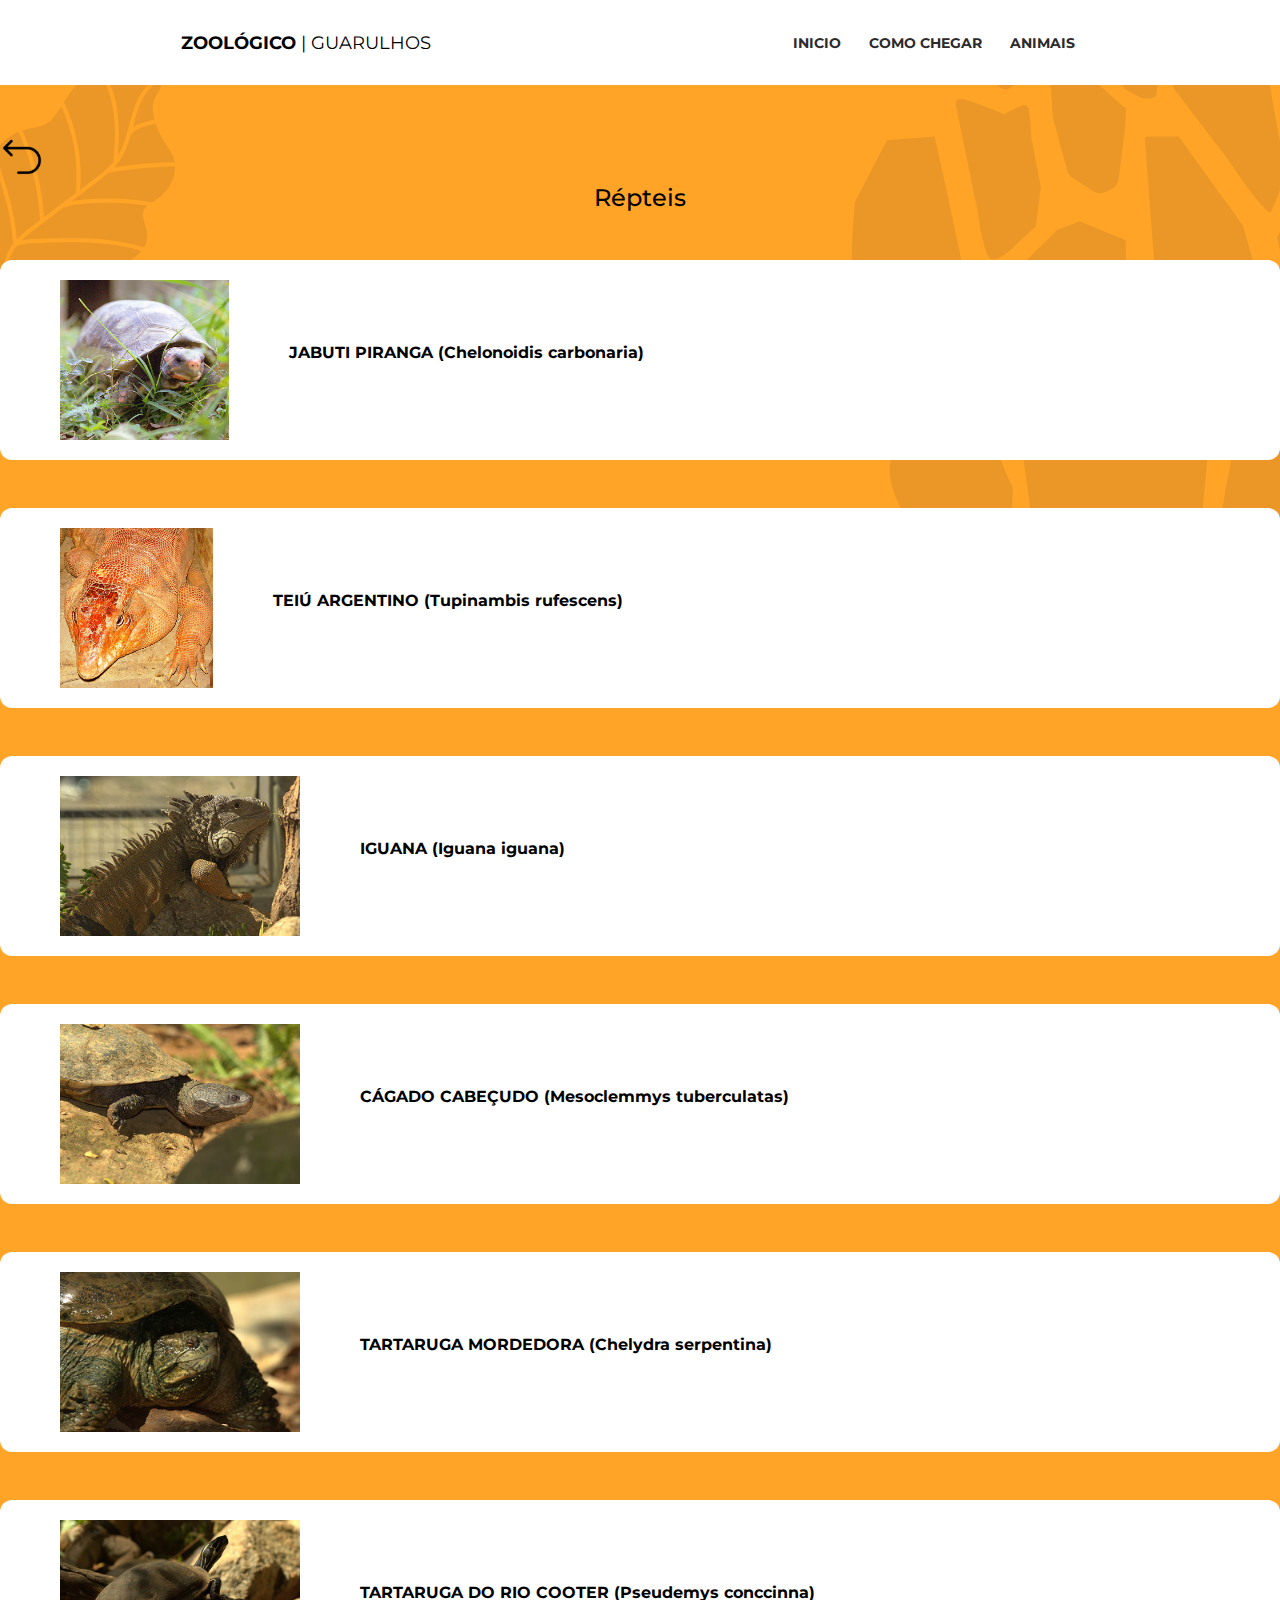
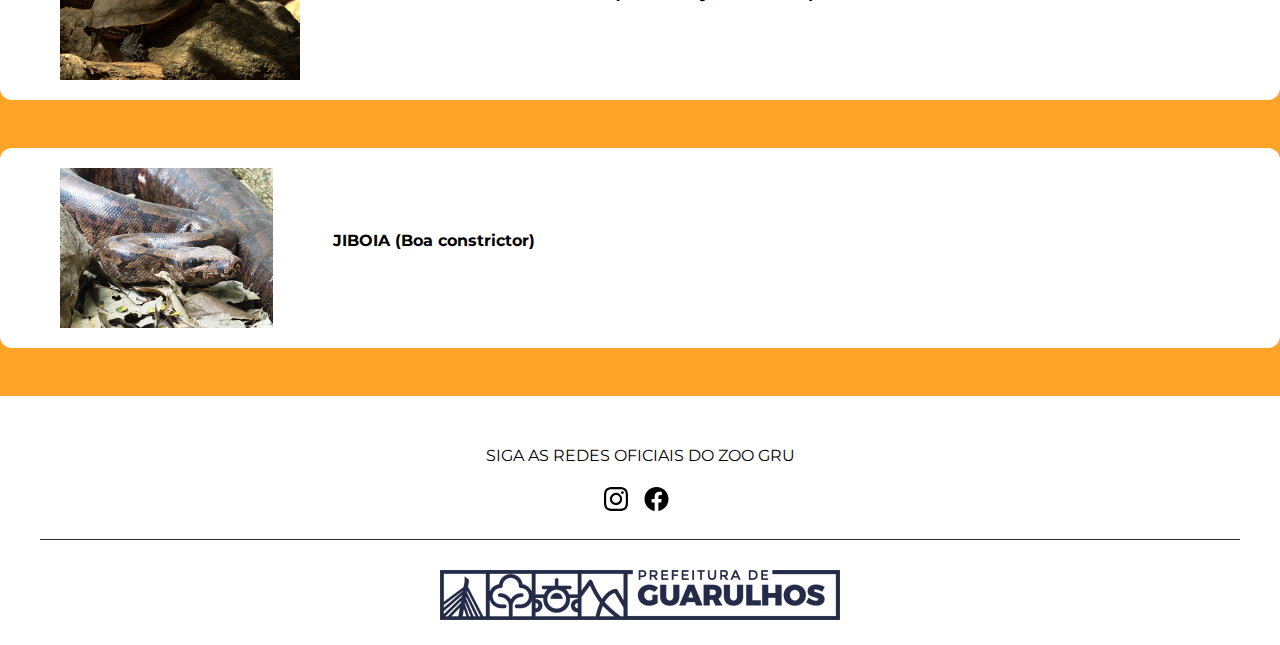
<file: repteis.html>
<!DOCTYPE html>
<html lang="pt_Br">
<head>
    <meta charset="UTF-8">
    <meta http-equiv="X-UA-Compatible" content="IE=edge">
    <meta name="viewport" content="width=device-width, initial-scale=1.0">

    <link rel="stylesheet" href="style.css">
    <link rel="stylesheet" href="aves.css">
    <link rel="stylesheet" href="repteis.css">


    <title>Zoológico GRU | Répteis</title>
</head>
<body>
    
    <header>

        <!-- <img src="./img/logo-zoo-color.png" alt="logo"> -->

        <h1> <b>Zoológico</b> | Guarulhos</h1>

        <div class="buttonMenu">
            <a href="./index.html">Inicio</a>
            <a href="./endereco.html">Como Chegar</a>
            <a href="./animais.html">Animais</a>
        </div>
    
    </header>

    
    <main>

        <img src="./img/casca.png" alt="casca" class="casca">
        <img src="./img/image3.png" alt="casca" class="imageLeft">

        <div class="container">

            <a href="./animais.html"><img src="./img/desfazer.png" alt="icon" class="desfazer"></a>

                <h2 class="titleAves">Répteis</h2>


            <div class="cards">

                <div class="boxCard primary">
                    <img src="./img//animals/repteis/foto48.jpg" alt="photo">

                    <div class="boxCardContext">

                        <h4>JABUTI PIRANGA (Chelonoidis carbonaria)</h4>
                        <p></p>
                        
                    </div>
                </div>

                <div class="boxCard">
                    <img src="./img//animals/repteis/foto49.jpg" alt="photo">

                    <div class="boxCardContext">

                        <h4>TEIÚ ARGENTINO (Tupinambis rufescens)</h4>

                        
                    </div>
                </div>

                <div class="boxCard">
                    <img src="./img//animals/repteis/foto50.jpg" alt="photo">

                    <div class="boxCardContext">

                        <h4>IGUANA (Iguana iguana)</h4>

                        
                    </div>
                </div>

                <div class="boxCard">
                    <img src="./img//animals/repteis/foto51.jpg" alt="photo">

                    <div class="boxCardContext">

                        <h4>CÁGADO CABEÇUDO (Mesoclemmys tuberculatas)</h4>

                        
                    </div>
                </div>

                <div class="boxCard">
                    <img src="./img//animals/repteis/foto52.jpg" alt="photo">

                    <div class="boxCardContext">

                        <h4>TARTARUGA MORDEDORA (Chelydra serpentina)</h4>

                        
                    </div>
                </div>

                <div class="boxCard">
                    <img src="./img//animals/repteis/foto53.jpg" alt="photo">

                    <div class="boxCardContext">

                        <h4>TARTARUGA DO RIO COOTER (Pseudemys conccinna)</h4>

                        
                    </div>
                </div>

                <div class="boxCard">
                    <img src="./img//animals/repteis/foto54.jpg" alt="photo">

                    <div class="boxCardContext">

                        <h4>JIBOIA (Boa constrictor)</h4>

                        
                    </div>
                </div>





            </div>

        </div>

    </main>

<footer>

    <div class="footerItems">

        <p>SIGA AS REDES OFICIAIS DO ZOO GRU</p>

        <ul>
            <a href="https://www.instagram.com/zooguarulhos/" target="_blank"><img src="./img/instagram.svg" alt="instagram"></a>
            <a href="https://www.facebook.com/zoologico.guarulhos" target="_blank"><img src="./img/facebook.svg" alt="facebook"></a>
        </ul>

    </div>

    <div class="linhaFooter"></div>

    <div class="imageFooter">
        <img src="./img/logoPrefeitura.jpg" alt="">
    </div>

</footer>

</body>
</html>
</file>
<file: style.css>
@import url('https://fonts.googleapis.com/css2?family=Montserrat:wght@200;300;400;500&display=swap');
@import url('https://fonts.googleapis.com/css2?family=Arimo:wght@400;500&display=swap');

*{
    padding: 0;
    margin: 0;
    text-decoration: none;
    list-style: none;
    font-family: 'Montserrat', sans-serif;
}

body{
    background-color: #ffedde;
}

    /* Menu */

header{
    width: 100%;
    height: 85px;

    background-color: white;

    display: flex;
    align-items: center;
    justify-content: space-around;
    
}

header h1{
    font-size: 18px;
    font-weight: 400;
    text-transform: uppercase;
}

.buttonMenu a{
    color: #2c2a2c;
    font-size: 14px;
    text-transform: uppercase;
    font-weight: bold;
    
    margin-right: 24px;
    transition: all .5s ease-in-out;

}

.buttonMenu a:hover{
    padding: 10px 16px;
    background-color: #ffc600;
    border-radius: 20px;
    color: white;
}

    /* Main */

.image{
    height: 17vw;
    width: 55%;
    max-height: 980px;
    margin: 0 auto;

    position: relative;
}

.image img{
    position: absolute;

    width: 100%;
    height: 100%;

    object-fit: cover;
}

    /* Sobre o Zoologico */

.pagHome{
    width: 100%;
    max-width: 520px;
    margin: 20px auto 0;
}

.pagHome p{
    display: inline-block;
    margin-bottom: 16px;
    width: 100%;
    text-align: center;
}

.pagHome h1{
    text-align: center;
    font-family: 'Arimo', sans-serif;

    font-weight: bold;
    text-transform: uppercase;

    margin-bottom: 20px;
}

.pagText p{
    max-width: 520px;
    margin: 0 auto 80px;

    font-size: 18px;
}

    /* Imagem e conteudo abaixo dela  */

.backgroundPrincipal{
    height: 50vw;
    width: 100%;
    max-height: 980px;

    position: relative;
    
}

.backgroundPrincipal img {
    position: absolute;

    width: 100%;
    height: 100%;

    object-fit: cover;
}

    /* Titulo e informação */

.endereco{
    background-color: #8ed5e2;
    
    padding-bottom: 100px;
}

.textEndereco{
    display: flex;
    align-items: center;
    justify-content: center;

    padding: 90px 0 60px;
}

.textEndereco h1{
    color: white;
    padding-left: 10px;
}

.routerHome{
    width: 100%;
    max-width: 78rem;
    margin: 0 auto;
}

.infoEndereco{
    display: flex;
    justify-content: space-between;
}

.info h3{
    color: #004f81;
    text-transform: uppercase;
    font-size: 28px;
}

.info p{
    font-size: 17px;
    padding: 18px 0;
    color: white;
}

.info a{
    padding: 10px 16px;
    background-color: #ffa427;
    border-radius: 20px;
    color: white;

    font-size: 13px;
    text-transform: uppercase;

    margin-bottom: 30px;

    transition: all .5s ease-in-out;
}

.info a:hover{
    padding: 10px 16px;
    background-color: #ffc600;
    border-radius: 20px;
    color: white;
}

.line{
    border: solid 1px black;
    background-color: black;
    margin-top: 20px;
}


.containerEndereco{
    height: 50vw;
    width: 57%;
    max-height: 500px;

    position: relative;
}

.containerEndereco img{
    position: absolute;

    width: 100%;
    height: 100%;

    object-fit: cover;
}

    /* Footer ultimo conteudo da pagina */

footer{
    background: white;

    padding-top: 50px;
}

.footerItems p{
    text-align: center;

    text-transform: uppercase;
    color: #000;
    margin-bottom: 18px;
}

.footerItems ul{
    display: flex;
    justify-content: center;
    align-items: center;

    margin-bottom: 20px;
}

.footerItems ul a{
    margin-right: 12px;
}

.footerItems ul a:hover{
    color: #fcb900;
}

.linhaFooter{
    max-width: 1200px;
    margin: auto;
    border-top: solid 1.5px #2c2a2c;
}

.imageFooter {
    display: flex;
    justify-content: center;


    padding: 30px 0 25px;
}
</file>
<file: animais.css>
body {
    background-color: #00b5b2;
}

.container{
    max-width: 980px;
    width: 90%;

    margin: 0 auto;

}

.containerImage{
    position: relative;
}

.right{
    position: absolute;

    right: 0;
    top: 0;
}

.left{
    position: absolute;

    top: 0;
    left: 0;
}

.container h3{
    margin-top: 3rem;
    color: #FFF;

    font-size: 1.5rem;
}

.cardsEspecie{
    display: flex;
    align-items: center;
    justify-content: space-between;

    margin: 6rem 0;
}

.cardAves{
    background: #FFF;
    padding-bottom: 2rem;
    border-radius: 25px ;
}

.cardAves img{
    object-fit: cover;
    height: 15rem;

    border-radius: 25px 25px 0 0 ;
}

.cardAves h5{
    text-align: center;
    font-size: 1.1rem;
    padding-top: 1rem;

    font-weight: 500;
    color: rgb(54, 54, 54);
}

.cardAves a{
    padding: 10px 16px;
    background: #ffa427;
    color: white;
    border-radius: 13px;
    
    display: flex;
    justify-content: center;
    margin: 40px 40px 0 ;
}

.cardRepteis{
    background: #FFF;
    padding-bottom: 2rem;
    border-radius: 25px ;
}

.cardRepteis img{
    object-fit: cover;
    height: 15rem;

    border-radius: 25px 25px 0 0 ;
}

.cardRepteis h5{
    text-align: center;
    font-size: 1.1rem;
    padding-top: 1rem;

    font-weight: 500;
    color: rgb(54, 54, 54);
}

.cardRepteis a{
    padding: 10px 16px;
    background: #ffa427;
    color: white;
    border-radius: 13px;
    
    display: flex;
    justify-content: center;
    margin: 40px 40px 0 ;
}

.cardMamiferos{
    background: #FFF;
    padding-bottom: 2rem;
    border-radius: 25px ;
}

.cardMamiferos img{
    object-fit: cover;
    height: 15rem;
    width: 16rem;

    border-radius: 25px 25px 0 0 ;   
}

.cardMamiferos h5{
    text-align: center;
    font-size: 1.1rem;
    padding-top: 1rem;

    font-weight: 500;
    color: rgb(54, 54, 54);
}

.cardMamiferos a{
    padding: 10px 16px;
    background: #ffa427;
    color: white;
    border-radius: 13px;
    
    display: flex;
    justify-content: center;
    margin: 40px 40px 0 ;
}
</file>
<file: aves.css>
.container{
    max-width: 1280px;
    width: 100%;
    margin: 0 auto;
}

.primary{
    margin-top: 3rem;
}

.main{
    position: relative;
}

.casca{
    position: absolute;
    right: 0;
    top: 0;

    z-index: -1;
}

.boxCard{
    background-color: #fff;
    border-radius: 12px;

    display: flex;
    align-items: center;
    padding-right: 60px;

    margin-bottom: 3rem;
}

.boxCard img{ 
    height: 10rem;
    padding: 20px 60px;
}

.boxCardContext h4{
    padding-bottom: 15px;
}

.titleAves{
    text-align: center;
    font-weight: 500;
}

.desfazer{
    height: 44px;

    margin-top: 50px;
}
</file>
<file: endereco.css>
/* Cabeçalho */

.cabecalho{
    position: relative;
}

.imageLeft{
    position: absolute;
    top: 0;
    left: 0;
    z-index: 1;
}

.imageRight{
    position: absolute;
    top: 0;
    right: 0;
    z-index: 1;
}

.title{
    display: flex;
    align-items: center;
    justify-content: center;

    padding-top: 100px;
}

.title h3{
    padding-left: 10px;
}

.cabecalho p{
    text-align: center;
    padding-top: 15px;

    font-weight: 300;
}

    /* Mapa e informações abaixo */

.maps{
    width: 99vw;

    margin-top: 100px;
}

.maps iframe{
    width: 100%;
}

.Endereco{
    display: flex;
    justify-content: space-around;

    padding: 80px 0;

    
    background: #c8e6ee;

    position: relative;
    
}

.imageRightEndereco{
    position: absolute;
    top: 0;
    right: 0;
    z-index: 1;
}

.imageLeftEndereco{
    position: absolute;
    top: 0;
    left: 0;
    z-index: 1;
}

.containerInfoEndereco{
    background: #fff;
    padding: 35px 25px;
    border-radius: 18px;

    text-align: center;
}

.containerInfoEndereco img{
    height: 50px;
}

.containerInfoEndereco h4{
    padding: 25px 0 20px;
}

.containerInfoEndereco span{
    line-height: 28px;
}


.containerInfoTrans{
    background: #fff;
    padding: 45px 25px;
    border-radius: 18px;

}

.containerInfoTrans h4{
    padding-bottom: 18px;
}

.containerInfoTrans ul li{
    display: flex;
    justify-content: space-between;
    align-items: center;
    border-bottom: 1px solid #2c2a2c;
    padding: 10px 0;
}

.containerInfoTrans ul li img{
    padding-right: 12px;
}

.containerInfoTrans ul li strong{
    width: 100%;
    max-width: 170px;
    text-align: left;
}

.containerInfoContato{
    display: flex;
    justify-content: space-around;

    padding-bottom: 100px;

    
    background: #c8e6ee;

    position: relative;
}

.contato{
    background: #fff;
    padding: 35px 25px;
    border-radius: 18px;
}

.contato h4{
    padding-bottom: 10px;
}

.contato ul li{
    display: flex;
    justify-content: space-between;
    align-items: center;
    border-bottom: 1px solid #2c2a2c;
    padding: 20px 0;
}

.horarios h4{
    padding: 10px 0;
}

.horarios{
    background: #fff;
    padding: 35px 25px;
    border-radius: 18px;   
}

.horarios ul li {
    display: flex;
    justify-content: space-between;
    align-items: center;
    border-bottom: 1px solid #2c2a2c;
    padding: 10px 0;
}
</file>
<file: mamifero.css>
body{
    background-color: #8ed5e2;
}

.imageLeft{
    position: absolute;
    z-index: -1;
}
</file>
<file: repteis.css>
body{
    background-color: #ffa427;
}

.imageLeft{
    position: absolute;
    z-index: -1;
}
</file>
